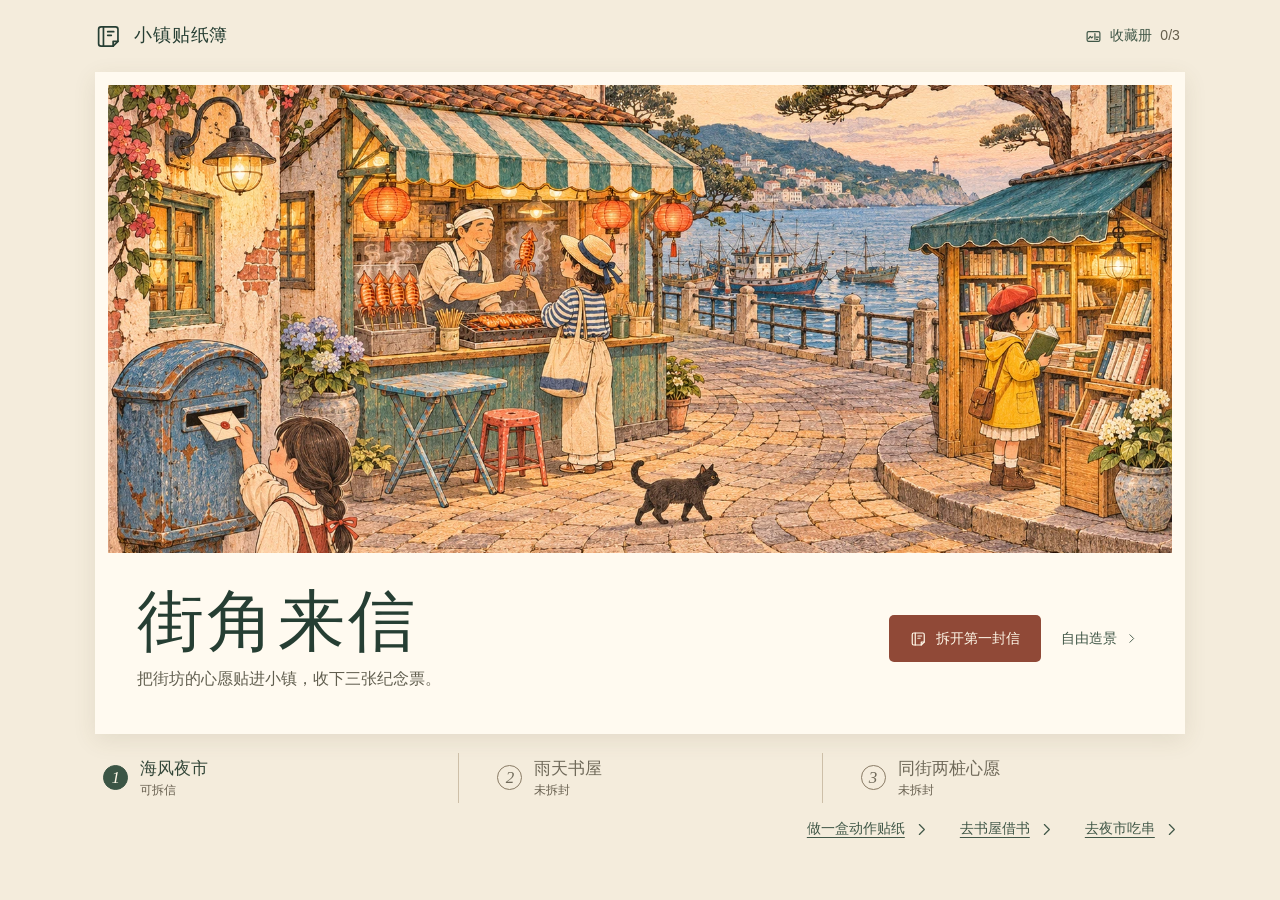
<file: play/index.html>
<!doctype html>
<html lang="zh-CN">
<head>
  <meta charset="utf-8">
  <meta name="viewport" content="width=device-width, initial-scale=1, viewport-fit=cover">
  <meta name="theme-color" content="#f8f5ec">
  <title>周末小镇 · 小镇贴纸簿</title>
  <link rel="icon" href="media/stickers/bakery.webp" type="image/webp">
  <link rel="stylesheet" href="ui/game.css">
  <link rel="stylesheet" href="ui/custom.css">
  <link rel="stylesheet" href="ui/story.css">
  <script defer src="ui/gift.js"></script>
  <script defer src="ui/parcel.js"></script>
  <script defer src="ui/custom.js"></script>
  <script defer src="ui/encounters.js"></script>
  <script defer src="ui/garden.js"></script>
  <script defer src="ui/night-rules.js"></script>
  <script defer src="ui/night-market.js"></script>
  <script defer src="ui/story.js"></script>
  <script defer src="ui/game.js"></script>
</head>
<body>
  <svg xmlns="http://www.w3.org/2000/svg" class="symbols" aria-hidden="true">
    <symbol id="i-lantern" viewBox="0 0 24 24"><path d="M9 4h6m-3 0V2M7 6h10l2 4v5l-3 3H8l-3-3v-5l2-4Zm2 0-1 6 1 6m6-12 1 6-1 6m-6 2h6m-3 0v3"/></symbol>
    <symbol id="i-book" viewBox="0 0 24 24"><path d="M5 4h12a2 2 0 0 1 2 2v10l-4 4H5a2 2 0 0 1-2-2V6a2 2 0 0 1 2-2Z"/><path d="M7 4v16m8 0v-4h4M10.5 8h5m-5 3h3"/></symbol>
    <symbol id="i-share" viewBox="0 0 24 24"><path d="M12 15V3m-4 4 4-4 4 4M5 12v6a2 2 0 0 0 2 2h10a2 2 0 0 0 2-2v-6"/></symbol>
    <symbol id="i-help" viewBox="0 0 24 24"><circle cx="12" cy="12" r="9"/><path d="M9.2 9a3 3 0 0 1 5.7 1c0 2-2.9 2.1-2.9 4m0 2.4h.02"/></symbol>
    <symbol id="i-undo" viewBox="0 0 24 24"><path d="m9 6-5 5 5 5m-5-5h10a5 5 0 0 1 5 5v2"/></symbol>
    <symbol id="i-reset" viewBox="0 0 24 24"><path d="M4 10a8 8 0 1 1 .8 6M4 5v5h5"/></symbol>
    <symbol id="i-minus" viewBox="0 0 24 24"><path d="M5 12h14"/></symbol>
    <symbol id="i-plus" viewBox="0 0 24 24"><path d="M5 12h14m-7-7v14"/></symbol>
    <symbol id="i-arrow" viewBox="0 0 24 24"><path d="m9 5 7 7-7 7"/></symbol>
    <symbol id="i-expand" viewBox="0 0 24 24"><path d="M13 5h6v6m0-6-9 9M6 8H4v12h12v-2"/></symbol>
    <symbol id="i-stack" viewBox="0 0 24 24"><path d="m3 10 9-5 9 5-9 5-9-5Zm1 4 8 4 8-4m-16 3 8 4 8-4"/></symbol>
    <symbol id="i-check" viewBox="0 0 24 24"><path d="m5 12 4.5 4.5L19 7"/></symbol>
    <symbol id="i-close" viewBox="0 0 24 24"><path d="m6 6 12 12M18 6 6 18"/></symbol>
    <symbol id="i-pin" viewBox="0 0 24 24"><path d="M12 21s7-6.6 7-12a7 7 0 0 0-14 0c0 5.4 7 12 7 12Z"/><circle cx="12" cy="9" r="2.1"/></symbol>
    <symbol id="i-volume" viewBox="0 0 24 24"><path d="m11 5-5 4H3v6h3l5 4Zm4 4a4 4 0 0 1 0 6m3-9a8 8 0 0 1 0 12"/></symbol>
    <symbol id="i-mute" viewBox="0 0 24 24"><path d="m11 5-5 4H3v6h3l5 4Zm5 4 5 6m0-6-5 6"/></symbol>
    <symbol id="i-gift" viewBox="0 0 24 24"><path d="M3 9h18v4H3zm2 4v8h14v-8M12 9v12"/><path d="M12 9c-5 0-7-1-7-3a2.5 2.5 0 0 1 4-2c1.3 1 2.3 2.9 3 5Zm0 0c5 0 7-1 7-3a2.5 2.5 0 0 0-4-2c-1.3 1-2.3 2.9-3 5Z"/></symbol>
    <symbol id="i-puzzle" viewBox="0 0 24 24"><path d="M4 4h5a2.5 2.5 0 1 0 5 0h6v6a2.5 2.5 0 1 1 0 5v5h-6a2.5 2.5 0 1 0-5 0H4v-5a2.5 2.5 0 1 0 0-5Z"/></symbol>
    <symbol id="i-trash" viewBox="0 0 24 24"><path d="M4 7h16M9 7V4h6v3M6 7l1 13h10l1-13M10 11v5m4-5v5"/></symbol>
    <symbol id="i-postcard" viewBox="0 0 24 24"><rect x="3" y="5" width="18" height="14" rx="2"/><path d="M14 8v8m2-3h3m-3 3h2M5 15l2.5-3 2 2 1.5-1.5"/></symbol>
    <symbol id="i-magic" viewBox="0 0 24 24"><path d="m4 20 11-11 2 2L6 22zm10-16 1-3 1 3 3 1-3 1-1 3-1-3-3-1zm5 10 1-2 1 2 2 1-2 1-1 2-1-2-2-1Z"/></symbol>
  </svg>
  <section id="story-home-screen" aria-label="街角来信" hidden></section>
  <header class="mast">
    <div class="mast-inner">
      <button type="button" class="brand" id="story-nav" aria-label="打开街角来信首页" title="街角来信首页"><span class="brand-mark"><svg aria-hidden="true"><use href="#i-book"/></svg></span><span>街角来信</span></button>
      <nav class="mode-switch" aria-label="游戏模式">
        <button id="market-enter" aria-pressed="false" disabled><svg aria-hidden="true"><use href="#i-lantern"/></svg>夜市</button>
        <button id="mode-edit" aria-pressed="false" disabled><svg aria-hidden="true"><use href="#i-stack"/></svg>造景</button>
        <button id="mode-puzzle" aria-pressed="false" disabled><svg aria-hidden="true"><use href="#i-puzzle"/></svg>拼图</button>
      </nav>
      <div class="mast-actions">
        <button id="workshop-enter" aria-haspopup="dialog"><svg aria-hidden="true"><use href="#i-magic"/></svg>主题工坊</button>
        <button id="help-button" class="plain" aria-label="玩法"><svg aria-hidden="true"><use href="#i-help"/></svg><span>玩法</span></button>
        <button id="share-button" class="share" aria-label="分享这盒"><svg aria-hidden="true"><use href="#i-share"/></svg><span>分享这盒</span></button>
      </div>
    </div>
  </header>
  <main class="desk">
    <div class="opening">
      <div class="scene-heading"><h1 id="level-title">周末小镇</h1><span id="box-number">第 1 盒 / 共 2 盒</span></div>
      <p id="instruction">从贴纸盘选一张，贴到场景中对应的位置。</p>
    </div>
    <section id="story-task" aria-label="当前居民委托" hidden></section>
    <section class="workspace" aria-label="贴纸游戏">
      <div class="play-column">
        <div class="board" id="board">
          <canvas id="canvas" tabindex="0" aria-label="拼图画布，选好贴纸后点击对应位置。键盘使用方向键移动，回车键放置。" aria-describedby="instruction">请使用支持 WebGL 2 的浏览器来玩。</canvas>
          <div id="keyboard-marker" hidden aria-hidden="true"></div>
          <button class="reference" id="reference-button" aria-label="查看成品参考图">
            <img id="reference-thumb" src="media/preview-1.webp" alt="">
            <span>成品参考<svg aria-hidden="true"><use href="#i-expand"/></svg></span>
          </button>
          <button id="cat-invite" class="cat-invite" disabled><img id="cat-art" src="media/thumbs/black-cat.webp" alt=""><span>带黑猫逛街</span><svg aria-hidden="true"><use href="#i-arrow"/></svg></button>
          <button id="journal-button" class="field-button" hidden><svg aria-hidden="true"><use href="#i-book"/></svg><span>街角手记</span><small id="journal-count"></small></button>
          <div id="scene-note" class="scene-note" role="status" aria-live="polite" hidden></div>
          <div id="load-layer" class="load-layer" role="status"><div class="load-card"><span class="load-dot"></span><span id="load-message">正在打开贴纸盒…</span><button id="retry" class="action" hidden>重新加载</button></div></div>
          <div id="toast" class="toast" role="status" hidden></div>
        </div>
        <div id="market-ledger" hidden>
          <div class="market-tally"><svg aria-hidden="true"><use href="#i-lantern"/></svg><span id="market-tally-label">本轮成交</span><strong id="market-sales">0</strong><span id="market-unit">单</span></div>
          <p id="market-status" role="status" aria-live="polite"></p>
          <button id="market-reopen" type="button">再逛一轮</button>
          <div id="market-discoveries" aria-label="这套贴纸的互动发现" hidden>
            <span>已发现 <b id="market-found">0 / 2</b></span>
            <span id="market-step-away"></span><span id="market-step-stay"></span><span id="market-step-furniture" hidden>使用家具</span>
          </div>
        </div>
        <div class="board-tools">
          <div class="edit-actions">
            <button class="tool" id="undo" disabled><svg aria-hidden="true"><use href="#i-undo"/></svg><span>撤销</span></button>
            <button class="tool" id="reset" disabled><svg aria-hidden="true"><use href="#i-reset"/></svg><span>重拼</span></button>
            <button class="tool" id="remove" hidden disabled><svg aria-hidden="true"><use href="#i-trash"/></svg><span>移除</span></button>
          </div>
          <div class="zoom" aria-label="音效与画布缩放"><button class="icon-button sound" id="sound" aria-label="关闭音效" title="关闭音效" disabled><svg aria-hidden="true"><use href="#i-volume"/></svg></button><button class="icon-button" id="zoom-out" aria-label="缩小" disabled><svg aria-hidden="true"><use href="#i-minus"/></svg></button><output id="zoom-value">100%</output><button class="icon-button" id="zoom-in" aria-label="放大" disabled><svg aria-hidden="true"><use href="#i-plus"/></svg></button></div>
        </div>
      </div>
      <aside class="tray" aria-label="贴纸盘">
        <div class="tray-heading"><div class="tray-title"><svg aria-hidden="true"><use href="#i-stack"/></svg><h2>贴纸盘</h2></div><span class="counter"><strong id="placed-count">0</strong><span class="count-total"> / <span id="total-count">—</span></span> <span id="count-label">已贴</span></span></div>
        <div class="track" id="progress" role="progressbar" aria-label="已贴进度" aria-valuemin="0" aria-valuenow="0"><i></i></div>
        <div class="tray-nav"><span id="tray-label">待贴的贴纸</span><div><button class="page-button prev" id="previous" aria-label="上一页贴纸" disabled><svg aria-hidden="true"><use href="#i-arrow"/></svg></button><span class="page-count" id="page-count">—</span><button class="page-button" id="following" aria-label="下一页贴纸" disabled><svg aria-hidden="true"><use href="#i-arrow"/></svg></button></div></div>
        <div id="stickers" class="stickers" aria-label="可以选择的贴纸"></div>
        <div class="finished" id="finished" hidden><div class="finish-seal"><svg aria-hidden="true"><use href="#i-check"/></svg></div><h3 id="finish-title">这一盒贴好了</h3><p id="finish-copy">把刚拼好的小镇收成一张明信片吧。</p><button id="finish-save" class="action"><svg aria-hidden="true"><use href="#i-postcard"/></svg>保存明信片</button><button id="next-level" class="plain">打开下一盒</button><button id="finish-replay" class="plain">再拼一次</button></div>
        <div class="studio-actions" id="studio-actions" hidden>
          <div class="paper-choice"><label for="base">草稿</label><select id="base" title="两张草稿各自保存"><option value="weekend-town-v1">周末小镇</option><option value="afternoon-v1">广场午后</option></select></div>
          <div class="studio-buttons"><button id="postcard" class="secondary" disabled><svg aria-hidden="true"><use href="#i-postcard"/></svg>存明信片</button><button id="wrap" class="action" disabled><svg aria-hidden="true"><use href="#i-gift"/></svg>封装成礼物</button></div>
        </div>
        <button id="custom-button" class="custom-button"><svg aria-hidden="true"><use href="#i-magic"/></svg><span>定制贴纸</span><svg aria-hidden="true"><use href="#i-arrow"/></svg></button>
        <div id="save-status" class="save-status" hidden><svg aria-hidden="true"><use href="#i-check"/></svg><span></span></div>
      </aside>
    </section>
  </main>
  <dialog id="dialog" aria-labelledby="dialog-title">
    <div class="dialog-top"><h2 id="dialog-title"></h2><button class="icon-button" id="close-dialog" aria-label="关闭"><svg aria-hidden="true"><use href="#i-close"/></svg></button></div>
    <div id="dialog-body"></div>
    <div id="dialog-actions"></div>
  </dialog>
  <noscript>请在浏览器中启用 JavaScript 来打开贴纸盒。</noscript>
</body>
</html>
</file>
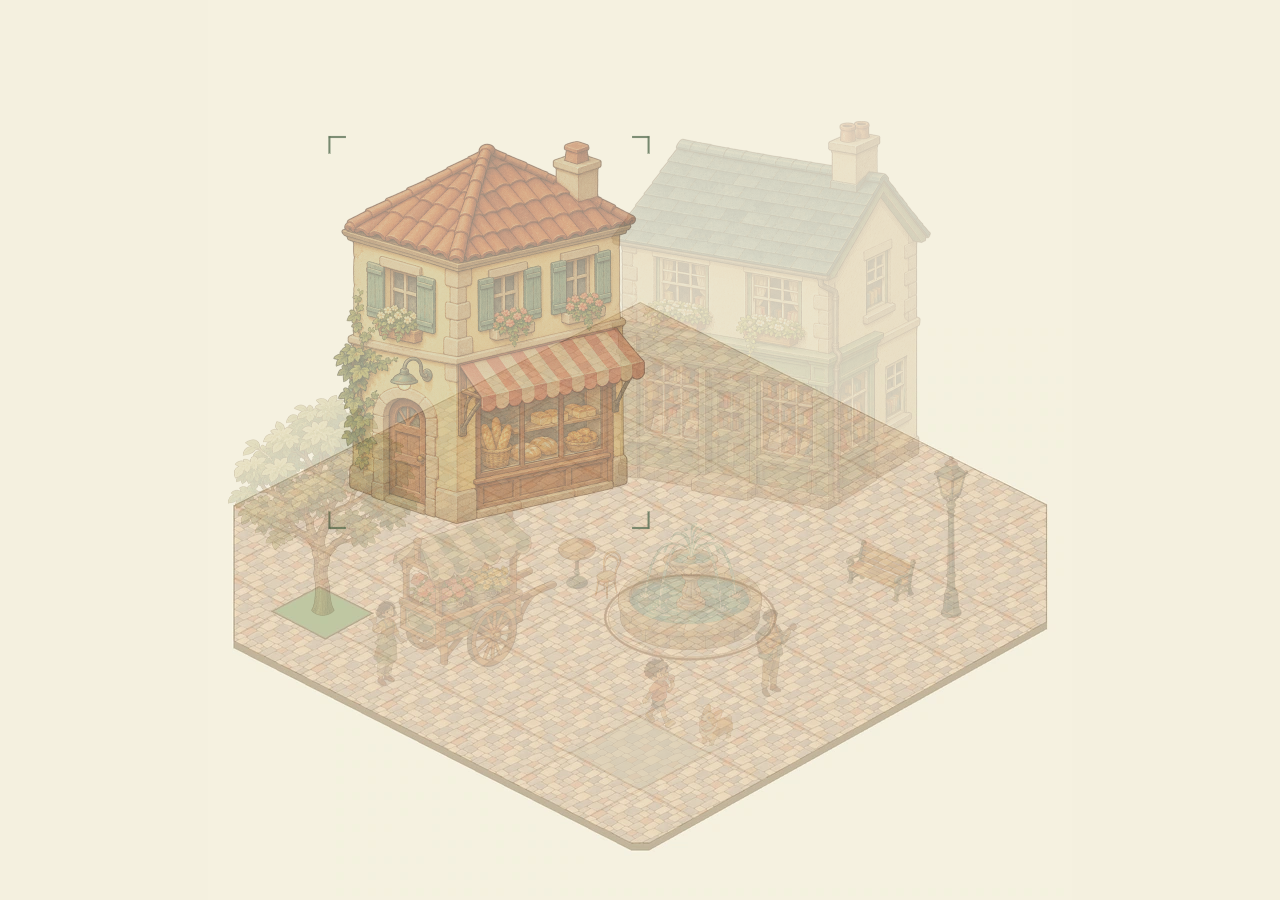
<file: play/town.html>
<!DOCTYPE html>
<html lang="en">
	<head>
		<meta charset="utf-8">
		<meta name="viewport" content="width=device-width, user-scalable=no, initial-scale=1.0">
		<title>小镇贴纸簿</title>
		<style>
html, body, #canvas {
	margin: 0;
	padding: 0;
	border: 0;
}

body {
	color: white;
	background-color: black;
	overflow: hidden;
	touch-action: none;
}

#canvas {
	display: block;
}

#canvas:focus {
	outline: none;
}

#status, #status-splash, #status-progress {
	position: absolute;
	left: 0;
	right: 0;
}

#status, #status-splash {
	top: 0;
	bottom: 0;
}

#status {
	background-color: #242424;
	display: flex;
	flex-direction: column;
	justify-content: center;
	align-items: center;
	visibility: hidden;
}

#status-splash {
	max-height: 100%;
	max-width: 100%;
	margin: auto;
}

#status-splash.show-image--false {
	display: none;
}

#status-splash.fullsize--true {
	height: 100%;
	width: 100%;
	object-fit: contain;
}

#status-splash.use-filter--false {
	image-rendering: pixelated;
}

#status-progress, #status-notice {
	display: none;
}

#status-progress {
	bottom: 10%;
	width: 50%;
	margin: 0 auto;
}

#status-notice {
	background-color: #5b3943;
	border-radius: 0.5rem;
	border: 1px solid #9b3943;
	color: #e0e0e0;
	font-family: 'Noto Sans', 'Droid Sans', Arial, sans-serif;
	line-height: 1.3;
	margin: 0 2rem;
	overflow: hidden;
	padding: 1rem;
	text-align: center;
	z-index: 1;
}
		</style>
		<link id="-gd-engine-icon" rel="icon" type="image/png" href="town.icon.png" />
<link rel="apple-touch-icon" href="town.apple-touch-icon.png"/>

	</head>
	<body>
		<canvas id="canvas">
			Your browser does not support the canvas tag.
		</canvas>

		<noscript>
			Your browser does not support JavaScript.
		</noscript>

		<div id="status">
			<img id="status-splash" class="show-image--true fullsize--true use-filter--true" src="town.png" alt="">
			<progress id="status-progress"></progress>
			<div id="status-notice"></div>
		</div>

		<script src="town.js"></script>
		<script>
const GODOT_CONFIG = {"args":[],"canvasResizePolicy":2,"emscriptenPoolSize":8,"ensureCrossOriginIsolationHeaders":true,"executable":"town","experimentalVK":false,"fileSizes":{"town.pck":5461944,"town.wasm":39514754},"focusCanvas":true,"gdextensionLibs":[],"godotPoolSize":4};
const GODOT_THREADS_ENABLED = false;
const engine = new Engine(GODOT_CONFIG);

(function () {
	const statusOverlay = document.getElementById('status');
	const statusProgress = document.getElementById('status-progress');
	const statusNotice = document.getElementById('status-notice');

	let initializing = true;
	let statusMode = '';

	function setStatusMode(mode) {
		if (statusMode === mode || !initializing) {
			return;
		}
		if (mode === 'hidden') {
			statusOverlay.remove();
			initializing = false;
			return;
		}
		statusOverlay.style.visibility = 'visible';
		statusProgress.style.display = mode === 'progress' ? 'block' : 'none';
		statusNotice.style.display = mode === 'notice' ? 'block' : 'none';
		statusMode = mode;
	}

	function setStatusNotice(text) {
		while (statusNotice.lastChild) {
			statusNotice.removeChild(statusNotice.lastChild);
		}
		const lines = text.split('\n');
		lines.forEach((line) => {
			statusNotice.appendChild(document.createTextNode(line));
			statusNotice.appendChild(document.createElement('br'));
		});
	}

	function displayFailureNotice(err) {
		console.error(err);
		if (err instanceof Error) {
			setStatusNotice(err.message);
		} else if (typeof err === 'string') {
			setStatusNotice(err);
		} else {
			setStatusNotice('An unknown error occurred.');
		}
		setStatusMode('notice');
		initializing = false;
	}

	const missing = Engine.getMissingFeatures({
		threads: GODOT_THREADS_ENABLED,
	});

	if (missing.length !== 0) {
		if (GODOT_CONFIG['serviceWorker'] && GODOT_CONFIG['ensureCrossOriginIsolationHeaders'] && 'serviceWorker' in navigator) {
			let serviceWorkerRegistrationPromise;
			try {
				serviceWorkerRegistrationPromise = navigator.serviceWorker.getRegistration();
			} catch (err) {
				serviceWorkerRegistrationPromise = Promise.reject(new Error('Service worker registration failed.'));
			}
			// There's a chance that installing the service worker would fix the issue
			Promise.race([
				serviceWorkerRegistrationPromise.then((registration) => {
					if (registration != null) {
						return Promise.reject(new Error('Service worker already exists.'));
					}
					return registration;
				}).then(() => engine.installServiceWorker()),
				// For some reason, `getRegistration()` can stall
				new Promise((resolve) => {
					setTimeout(() => resolve(), 2000);
				}),
			]).then(() => {
				// Reload if there was no error.
				window.location.reload();
			}).catch((err) => {
				console.error('Error while registering service worker:', err);
			});
		} else {
			// Display the message as usual
			const missingMsg = 'Error\nThe following features required to run Godot projects on the Web are missing:\n';
			displayFailureNotice(missingMsg + missing.join('\n'));
		}
	} else {
		setStatusMode('progress');
		engine.startGame({
			'onProgress': function (current, total) {
				if (current > 0 && total > 0) {
					statusProgress.value = current;
					statusProgress.max = total;
				} else {
					statusProgress.removeAttribute('value');
					statusProgress.removeAttribute('max');
				}
			},
		}).then(() => {
			setStatusMode('hidden');
		}, displayFailureNotice);
	}
}());
		</script>
	</body>
</html>
</file>
<file: play/ui/game.css>
:root{color-scheme:light;--ink:#283a30;--green:#305540;--muted:#64685a;--line:#d6d4c5;--paper:#f8f6ef;--board:#f7f0e3;--orange:#a85031;--serif:"Noto Serif SC","Songti SC","STSong","SimSun",Georgia,serif;font-family:"Source Sans 3","PingFang SC","Microsoft YaHei","Noto Sans CJK SC",sans-serif;color:var(--ink);background:var(--paper);font-synthesis:none}
*,*::before,*::after{box-sizing:border-box}
body{margin:0;min-width:280px}
::selection{background:#e2e7d3;color:#1f3829}
[hidden]{display:none!important}
button{font:inherit;color:inherit;cursor:pointer;-webkit-tap-highlight-color:transparent}
button:disabled{cursor:default;opacity:.42}
button:focus-visible,canvas:focus-visible,input:focus-visible{outline:3px solid #9b5a30;outline-offset:3px}
button:not(:disabled):active{transform:translateY(1px)}
button,dialog{touch-action:manipulation}
svg{width:20px;height:20px;fill:none;stroke:currentColor;stroke-width:1.7;stroke-linecap:round;stroke-linejoin:round;flex:none}
.symbols{position:absolute;width:0;height:0;overflow:hidden}
.mast{border-bottom:1px solid var(--line)}
#story-nav{border:0;background:transparent;padding:0}
.mast-inner,.desk{width:min(100%,1460px);margin:0 auto;padding-inline:clamp(24px,4.2vw,72px)}
.mast-inner{height:69px;display:flex;align-items:center;justify-content:space-between}
.brand,.mast-actions,.plain,.share,.scene-heading,.tray-heading,.tray-title,.tool,.zoom,.edit-actions,.board-tools,.save-status,.tray-nav,.tray-nav>div,.reference span,.action{display:flex;align-items:center}
.brand{gap:11px;color:#254735;font-size:19px;font-family:var(--serif);font-weight:700;letter-spacing:.075em}
.brand-mark{display:grid;place-items:center;background:#305540;color:#fffaf0;width:35px;height:35px;border-radius:11px 11px 11px 4px}
.brand-mark svg{width:24px;height:24px;stroke-width:1.45}
.mast-actions{gap:17px}
.plain,.share,.tool,.icon-button,.page-button{border:0;background:transparent;justify-content:center}
.plain,.share,.tool{gap:7px;padding:8px 10px;font-size:13px;font-weight:600}
.mast-actions button{min-height:40px}
.plain:hover,.tool:hover:not(:disabled),.icon-button:hover:not(:disabled),.page-button:hover:not(:disabled){color:#1c432e;background:#e9ecdf}
.share,.action{background:var(--green);color:#fffdf4;border:0;border-radius:8px;padding-inline:15px}
.share:hover,.action:hover{background:#254631}
.share svg,.plain svg,.tool svg{width:17px;height:17px}
.desk{padding-bottom:32px}
.opening{display:flex;align-items:flex-end;justify-content:space-between;gap:20px;padding:clamp(18px,3vh,33px) 0 18px}
.scene-heading{gap:14px;min-width:0}
h1,h2,h3,p{margin:0}
h1,h2,h3{font-family:var(--serif);font-weight:700}
h1{font-size:clamp(32px,3.5vw,48px);line-height:1.18;letter-spacing:-.03em;color:#293c2d}
.scene-heading span,.counter,.page-count,#zoom-value{font-variant-numeric:tabular-nums}
.scene-heading span{font-size:12px;color:var(--muted);padding-left:14px;border-left:1px solid #c6c9b9;white-space:nowrap}
.opening p{font-size:13px;color:#5b6458;line-height:1.6;padding-bottom:4px}
.workspace{display:grid;grid-template-columns:minmax(0,1fr) clamp(260px,24vw,350px);gap:clamp(17px,2vw,32px);align-items:stretch}
.play-column,.tray{min-width:0}
.play-column{display:flex;flex-direction:column;border:1px solid #cecbbb;border-radius:13px;overflow:hidden;background:#f1efe5}
.board{height:clamp(400px,calc(100dvh - 238px),770px);width:100%;position:relative;isolation:isolate;background:var(--board);overflow:hidden}
#canvas{position:absolute;inset:0;display:block;width:100%;height:100%;touch-action:none;outline:0}
#canvas:focus-visible{outline-offset:-4px}
.reference{position:absolute;left:17px;top:18px;display:grid;gap:4px;justify-items:center;width:90px;padding:4px 4px 5px;border:1px solid #c9c5b3;border-radius:4px;background:#fffdf4;transform:rotate(-3deg);box-shadow:1px 3px 6px #68553f26}
.reference:hover{transform:rotate(0);border-color:#6c806c}
.reference:not(:disabled):active{transform:rotate(0)}
.reference img{width:100%;height:62px;object-fit:contain;display:block;background:#f0efdf}
.reference span{gap:3px;font-size:11px;line-height:1.4;color:#4f5c4e}
.reference svg{width:10px;height:10px}
.board-tools{background:#f5f3e9;border-top:1px solid #d7d3c3;justify-content:space-between;padding:5px 12px;min-height:48px}
.edit-actions{gap:4px}
.tool{min-height:36px;padding:6px 10px;border-radius:6px;color:#4b5a4b}
.zoom{gap:5px}
.zoom .sound{margin-right:5px}
.icon-button,.page-button{display:grid;place-items:center;padding:0;border-radius:6px}
.icon-button{width:34px;height:34px}
.icon-button svg{width:17px;height:17px}
#zoom-value{font-size:12px;text-align:center;min-width:38px}
.tray{display:flex;flex-direction:column;align-self:stretch;padding:clamp(15px,1.8vw,25px);border:1px solid var(--line);border-radius:13px;background:#fffdf6}
.tray-heading,.tray-nav{justify-content:space-between;gap:5px}
.tray-title{gap:8px;color:var(--green)}
.tray-title h2{font-size:23px;letter-spacing:-.03em;line-height:1.3}
.tray-title svg{width:21px;height:21px}
.counter{font-size:12px;color:var(--muted);white-space:nowrap}
.counter strong{font-size:16px;font-weight:650;color:var(--green)}
.track{height:5px;background:#e8e8d9;border-radius:5px;overflow:hidden;margin-top:14px}
.track i{display:block;background:#77916c;width:0;height:100%;transition:width .25s ease-out}
.tray-nav{margin:19px 0 10px;font-size:12px;color:var(--muted)}
.tray-nav>div{gap:5px}
.page-button{width:27px;height:27px;border:1px solid var(--line)}
.page-button svg{width:14px;height:14px}
.prev svg{transform:rotate(180deg)}
.page-count{min-width:35px;text-align:center;font-size:11px}
.stickers{display:grid;grid-template-columns:repeat(2,minmax(0,1fr));align-content:start;gap:10px}
.sticker{min-width:0;display:flex;flex-direction:column;align-items:center;justify-content:center;gap:6px;position:relative;border-radius:9px;border:1px solid #dcd9c9;background:#f7f5ea;padding:7px 5px 8px;touch-action:none;user-select:none;cursor:grab}
.sticker img{display:block;width:100%;height:clamp(56px,9vh,90px);object-fit:contain;pointer-events:none;-webkit-user-drag:none;filter:drop-shadow(0 2px 1px #5d4a2821)}
.sticker span{font-size:12px;color:#4d594c;font-weight:550;line-height:1.4}
.sticker:hover,.sticker[aria-pressed="true"]{border-color:#698467;background:#eef1df}
.sticker[aria-pressed="true"]{outline:1px solid #698467;outline-offset:-1px}
.sticker[aria-pressed="true"] span{color:#284c32}
.sticker[aria-pressed="true"]::after{content:"";position:absolute;right:7px;top:7px;width:7px;height:7px;border-radius:50%;background:#547347}
.save-status{gap:5px;font-size:11px;color:#63705e;margin-top:auto;padding-top:16px;line-height:1.5}
.save-status svg{width:14px;height:14px}
.finished{padding:26px 4px 12px;display:flex;align-items:flex-start;flex-direction:column;gap:10px}
.finished>svg{width:32px;height:32px;color:var(--green);background:#e7ebd8;padding:6px;border-radius:50%}
.finished h3{font-size:23px}
.finished p,#dialog-body p{font-size:14px;color:var(--muted);line-height:1.7}
.action{justify-content:center;min-height:41px;font-size:14px;font-weight:600}
.finished .plain{color:var(--green);padding-inline:0}
.load-layer{position:absolute;inset:0;display:grid;place-items:center;z-index:3;background-color:var(--board);background-image:linear-gradient(#f7f0e3a8,#f7f0e3d9),var(--preview,url("../media/preview-1.webp"));background-position:center;background-repeat:no-repeat;background-size:contain}
.load-card{background:#fffdf5;border:1px solid var(--line);border-radius:10px;padding:14px 18px;display:flex;align-items:center;justify-content:center;gap:8px;max-width:calc(100% - 40px);font-size:14px;color:#435540;flex-wrap:wrap;text-align:center}
.load-dot{width:9px;height:9px;border-radius:50%;background:#819572;animation:breathe 1.4s ease-in-out infinite alternate}
.load-layer.failed .load-dot{display:none}
.load-layer.failed .load-card{flex-direction:column}
.toast{position:absolute;z-index:5;left:50%;bottom:15px;transform:translateX(-50%);background:#2c4839;color:#fffdf2;max-width:85%;text-align:center;width:max-content;padding:8px 13px;border-radius:6px;font-size:13px;line-height:1.5;pointer-events:none}
.drag-ghost{position:fixed;z-index:12;width:76px;height:76px;object-fit:contain;pointer-events:none;transform:translate(-50%,-78%);opacity:.88;filter:drop-shadow(1px 5px 3px #4f412e50)}
#keyboard-marker{position:absolute;width:22px;height:22px;border:2px solid #fffdf7;outline:2px solid var(--green);transform:translate(-50%,-50%);border-radius:50%;pointer-events:none}
dialog{width:min(440px,calc(100vw - 34px));max-height:calc(100dvh - 40px);margin:auto;border:1px solid #c8c5b5;background:#fffdf5;color:var(--ink);border-radius:14px;padding:22px;box-shadow:0 15px 55px #272e2630}
dialog::backdrop{background:#27332b70}
.dialog-top{display:flex;align-items:center;justify-content:space-between;gap:14px;margin-bottom:12px}
.dialog-top h2{font-size:24px}
#dialog-body ol{margin:4px 0 12px;padding-left:24px;font-size:14px;line-height:1.8}
#dialog-body input{width:100%;margin:10px 0 1px;border:1px solid #c7cbbb;background:#f4f5e9;color:var(--ink);padding:10px;border-radius:6px;font:inherit;font-size:13px;caret-color:var(--green)}
#dialog-actions{display:flex;justify-content:flex-end;gap:8px;margin-top:16px}
#dialog-actions:empty{display:none}
dialog.reference-dialog{width:min(580px,calc(100vw - 28px));padding:15px}
.reference-dialog .dialog-top{margin:0 3px 8px}
.reference-dialog #dialog-body img{width:100%;max-height:calc(100dvh - 135px);display:block;object-fit:contain;background:#f1efdf;border-radius:7px}
@keyframes breathe{to{opacity:.35}}
@media(min-width:1500px){.mast-inner{height:76px}.board{height:clamp(480px,calc(100dvh - 256px),800px)}}
@media(max-height:735px) and (min-width:791px){.mast-inner{height:56px}.opening{padding:14px 0}.board{height:clamp(340px,calc(100dvh - 198px),530px)}.sticker img{height:54px}.tray-nav{margin:10px 0 7px}.tray{padding:15px}.save-status{padding-top:9px}}
@media(max-width:790px){
  .mast-inner,.desk{padding-inline:clamp(12px,4vw,26px)}.mast-inner{height:54px}.brand{font-size:17px;gap:8px}.brand-mark{width:30px;height:30px;border-radius:8px 8px 8px 3px}.brand-mark svg{width:21px;height:21px}.mast-actions{gap:4px}.mast-actions .share{min-height:35px;padding:7px 10px}.opening{align-items:flex-start;flex-direction:column;gap:4px;padding:14px 0 10px}.opening p{font-size:12px;padding:0}.scene-heading{gap:10px}h1{font-size:30px}.scene-heading span{font-size:11px;padding-left:10px}.workspace{display:flex;flex-direction:column;gap:11px}.play-column,.tray{border-radius:10px}.board{height:clamp(255px,51dvh,530px)}.board-tools{padding:1px 6px;min-height:36px}.tool{min-height:32px}.zoom{gap:1px}.icon-button{width:31px;height:31px}.reference{left:8px;top:9px;width:57px;padding:2px;gap:0}.reference img{height:32px}.reference span{font-size:11px}.reference span svg{display:none}.tray{padding:12px 13px}.tray-heading{gap:6px}.tray-title h2{font-size:20px}.tray-title svg{width:17px;height:17px}.track{margin-top:7px;height:4px}.tray-nav{margin:5px 0;min-height:25px}.page-button{width:29px;height:26px}.stickers{grid-template-columns:repeat(4,minmax(0,1fr));gap:6px}.sticker{padding:3px 2px 4px;gap:2px}.sticker img{height:clamp(37px,6vh,56px)}.sticker span{font-size:11px}.save-status{padding-top:7px;font-size:11px}.desk{padding-bottom:max(15px,env(safe-area-inset-bottom))}.finished{padding:8px 0 0;display:grid;grid-template-columns:auto 1fr auto;align-items:center}.finished h3{font-size:17px}.finished p{grid-column:1/-1;grid-row:2}.finished>.plain{grid-column:3;grid-row:2}.finished .action{font-size:12px;min-height:36px}.toast{bottom:8px;font-size:12px}
}
@media(max-width:355px){.mast-actions .plain span{display:none}.brand{font-size:15px}.scene-heading span{font-size:11px}.opening p{font-size:11px}.finished{display:flex;align-items:flex-start}.mast-inner,.desk{padding-inline:9px}}



@media(prefers-reduced-motion:reduce){*,*::before,*::after{animation:none!important;transition:none!important}}

.mast-inner{justify-content:flex-start;gap:clamp(20px,4.4vw,70px)}
.play-column{align-self:start;width:100%}
.scene-heading{max-width:100%}.scene-heading h1{min-width:0;overflow-wrap:anywhere}
.mast-actions{margin-left:auto}
.mode-switch{display:flex;align-items:center;padding:3px;background:#eceee3;border-radius:9px;gap:2px}
.mode-switch button{display:flex;align-items:center;justify-content:center;gap:6px;min-height:33px;border:0;padding:5px 13px;background:transparent;color:#566653;font-size:13px;border-radius:6px}
.brand,.mode-switch button{white-space:nowrap}
.mode-switch button[aria-pressed="true"]{color:#234731;background:#fffdf4;font-weight:650;box-shadow:0 1px 3px #515a3c26}
.mode-switch svg,.custom-button svg,.studio-buttons svg,.finished .action svg{width:16px;height:16px}
.cat-invite{position:absolute;right:15px;top:18px;display:flex;align-items:center;gap:7px;padding:4px 9px 4px 5px;border:1px solid #c7c6ae;background:#fbf8e9;color:#3f523c;border-radius:8px;font-size:12px;font-weight:600}
.cat-invite:hover{background:#f5efd8}
.cat-invite img{width:34px;height:39px;object-fit:contain}.cat-invite svg{width:11px;height:11px}
.edit-count .count-total{display:none}
.custom-button{display:flex;align-items:center;gap:8px;width:100%;min-height:39px;padding:6px 2px;border:0;border-top:1px solid var(--line);margin-top:15px;background:transparent;color:#456244;font-weight:600;font-size:13px;text-align:left}
.custom-button svg:last-child{margin-left:auto;width:13px;height:13px}
.studio-actions{margin-top:15px}
.paper-choice{display:flex;align-items:center;gap:8px;color:var(--muted);font-size:12px}
.paper-choice select{min-width:0;max-width:100%;color:var(--ink);border:1px solid var(--line);border-radius:5px;background:#f8f7ee;padding:4px 6px;font:inherit}
.paper-choice select:focus-visible{outline:2px solid var(--green)}
.studio-buttons{display:grid;grid-template-columns:1fr 1.12fr;gap:7px;margin-top:10px}
.studio-buttons button,.finished .action{display:flex;align-items:center;justify-content:center;gap:5px;min-height:39px;font-size:13px;white-space:nowrap}
.secondary{border:1px solid #bac4b3;border-radius:8px;color:#36543d;background:#f5f6eb}
.secondary:hover:not(:disabled){background:#e8eddd}
.finished{align-items:flex-start;gap:9px}
.finish-seal{display:grid;place-items:center;border:1px solid #839479;outline:1px dashed #939d80;outline-offset:-4px;background:#ebeedf;color:#56714e;width:42px;height:42px;border-radius:50%;transform:rotate(-7deg)}
.finish-seal svg{width:22px;height:22px}
.finished .plain{min-height:32px}
#dialog-body .field-label{display:block;font-size:13px;font-weight:600}
.field-label+input{margin-top:5px!important}
.field-label+input+p{margin-top:8px}
.delivery-dialog #dialog-body>.action{width:100%;margin:12px 0 20px}
.delivery-dialog a.plain{text-decoration:none;color:var(--green);border:1px solid var(--line);border-radius:6px}
.gift-seal,.delivery-note{display:flex;align-items:center;justify-content:space-between;gap:12px;background:#eef0e2;color:#40563c;padding:14px 16px;margin:0 0 12px;border:1px dashed #abb598;border-radius:8px}
.gift-seal strong,.delivery-note strong{font:700 19px var(--serif);overflow-wrap:anywhere}
.gift-seal span,.delivery-note span{font-size:12px;white-space:nowrap}
.delivery-dialog #dialog-body input{font-family:ui-monospace,monospace}
@media(max-width:790px){
  .mast-inner{gap:clamp(6px,2vw,16px)}.mast-actions{gap:1px}.mode-switch{padding:2px}.mode-switch button{gap:4px;min-height:31px;font-size:12px;padding:4px 8px}.mode-switch svg{width:14px;height:14px}
  .mast-actions .plain span,.mast-actions .share span{display:none}.mast-actions .plain,.mast-actions .share{min-width:32px;min-height:32px;padding:5px}
  .cat-invite{right:7px;top:8px;font-size:11px;gap:3px;padding:2px 4px;border-radius:6px}.cat-invite img{width:22px;height:29px}.cat-invite svg{display:none}
  .board{height:clamp(241px,47dvh,505px)}.tray{padding-block:9px}
  .studio-actions{display:flex;align-items:center;justify-content:space-between;gap:6px;margin-top:8px}
  .studio-buttons{display:flex;margin:0;gap:4px}.studio-buttons button{min-height:33px;padding:4px 7px;font-size:12px}
  .paper-choice{gap:3px}.paper-choice select{padding:4px 1px;font-size:11px}
  .custom-button{margin-top:7px;min-height:31px}.save-status{padding-top:4px}
  .finished{display:flex;flex-direction:row;align-items:center;gap:6px;flex-wrap:wrap}.finish-seal{width:29px;height:29px}.finish-seal svg{width:15px;height:15px}.finished h3{font-size:18px}.finished .action{margin-left:auto;min-height:33px;font-size:12px}.finished p{display:none}.finished .plain{padding:3px 4px;font-size:12px}
}
@media(max-width:420px){
  .mode-switch svg{display:none}.mast-inner{gap:6px}.brand{font-size:16px;gap:6px}
}
@media(max-width:355px){
  .mast-inner{gap:5px}.mode-switch button{padding:3px 7px}.mode-switch svg{display:none}.brand{gap:5px}.mast-actions .plain,.mast-actions .share{min-width:28px}.studio-actions{flex-wrap:wrap}
}

.field-button{position:absolute;left:14px;top:14px;z-index:2;display:flex;align-items:center;gap:7px;min-height:39px;padding:6px 11px;color:#4c4837;border:1px solid #bbad88;border-radius:5px 10px 8px 4px;background:#fffae9;font-size:13px;font-weight:650}
.field-button:hover{background:#f5ebce}.field-button svg{width:18px;height:18px;color:#936447}
.field-button small{font:inherit;font-size:11px;font-weight:400;color:#77674b}.field-button small:empty{display:none}
.scene-note{position:absolute;bottom:12px;left:50%;transform:translateX(-50%);z-index:2;display:flex;align-items:baseline;gap:9px;max-width:90%;width:max-content;padding:8px 13px;border:1px solid #c3ac80;border-radius:5px;background:#fff9e9;color:#493b2c;pointer-events:none}
.scene-note strong{font:700 17px var(--serif)}.scene-note span{font-size:12px;color:#766445}
.journal-dialog{width:min(470px,calc(100vw - 28px))}
.journal-pages{border-top:1px solid #d6cbb3}
.journal-empty,.journal-entry{display:grid;grid-template-columns:76px 1fr;align-items:center;gap:15px;padding:15px 0;border-bottom:1px solid #e4dcc8}
.journal-pages img{display:block;width:76px;height:75px;object-fit:contain}
.journal-pages h3{font-size:19px;color:#3a4938}
.journal-entry p,.journal-empty p{margin:4px 0}
.journal-replay{background:transparent;color:#335841;border:0;border-bottom:1px solid #97aa91;font-size:13px;padding:4px 0 1px}
.journal-hint{padding:9px 12px;background:#f1ecd8;border-radius:4px}
#market-ledger{display:flex;align-items:center;gap:13px;min-height:49px;padding:8px 13px;color:#f8e8be;background:#344344}
.market-tally{display:flex;align-items:center;gap:5px;white-space:nowrap;font-size:12px}
.market-tally svg{color:#f2b569;width:18px}.market-tally strong{font-size:21px;font-family:var(--serif);font-variant-numeric:tabular-nums}
#market-status{flex:1;font-size:13px;line-height:1.5;color:#fff2d9}
#market-reopen{flex:none;padding:6px 9px;border:1px solid #c3aa7b;border-radius:5px;background:#ffefc9;color:#443c30;font-size:12px}
#market-reopen:disabled{color:#d9d4c4;background:transparent;border-color:#89918a;opacity:.8}
#market-ledger{flex-wrap:wrap}
#market-discoveries{display:flex;flex-basis:100%;align-items:center;gap:7px;border-top:1px solid #69746c;padding-top:6px;color:#f3e7d1;font-size:11px}
#market-discoveries>b,#market-found{font-variant-numeric:tabular-nums}
#market-discoveries span+span{border:1px dashed #a7afa4;border-radius:3px;padding:1px 7px}
#market-discoveries span.found{border:1px solid #f1d394;color:#253c32;background:#f1d394}
@media(max-width:790px){#market-discoveries{grid-column:1/-1}}
.night-market{background:#f1ede4}
.night-market .board{background:#303c48}
.night-market .scene-heading h1{color:#493a35}
.night-market #market-enter[aria-pressed=true]{background:#663b31;color:#fff4d6}
.night-market #market-enter svg{color:#f6c27e}
.night-market .studio-actions{margin-top:9px}.night-market .studio-buttons{width:100%}
@media(max-width:790px){#market-ledger{display:grid;grid-template-columns:auto 1fr auto;gap:2px 8px;padding:6px 9px;min-height:42px}.market-tally{font-size:11px;gap:3px}.market-tally svg{display:none}.market-tally strong{font-size:17px}#market-status{font-size:11px}#market-reopen{min-height:30px;padding:4px 7px}.night-market .studio-buttons button{flex:1}.night-market .opening h1{font-size:28px}}
@media(max-width:410px){.mode-switch button{padding-inline:6px}.mast-inner{gap:3px}.brand{letter-spacing:0}}
@media(max-width:440px){.night-market .edit-actions{gap:1px}.night-market .edit-actions .tool{padding-inline:5px;white-space:nowrap;font-size:12px;min-height:34px}.night-market .edit-actions .tool svg{display:none}.night-market .board-tools{gap:3px}}
@media(max-width:790px){.field-button{top:8px;left:8px;min-height:33px;padding:4px 8px;font-size:12px}.scene-note{bottom:7px;gap:6px;padding:6px 9px}.scene-note strong{font-size:15px}.scene-note span{font-size:11px}}
</file>
<file: play/ui/custom.css>
#sticker-studio{width:min(690px,calc(100vw - 24px));max-height:calc(100dvh - 30px);padding:clamp(17px,3vw,28px);overscroll-behavior:contain;scrollbar-width:thin;scrollbar-color:#a6aa98 #f5f2e7}
#sticker-studio .dialog-top{margin-bottom:13px}
#sticker-studio .atelier-title{display:flex;gap:11px;align-items:center}
.atelier-title>svg{width:26px;height:26px;color:#59755c}
#sticker-studio .dialog-top h2{font-family:var(--serif);font-size:clamp(25px,4vw,32px);line-height:1.15}
#sticker-studio .atelier-tabs{display:flex;padding:3px;gap:3px;background:#efeddf;border-radius:9px;margin-bottom:15px}
.atelier-tabs button{flex:1;min-height:36px;padding:3px 5px;border:none;background:transparent;border-radius:7px;color:var(--muted);font:inherit;font-size:14px}
.atelier-tabs button[aria-pressed=true]{background:#fffdf4;color:var(--green);box-shadow:0 1px 3px #353e2e26;font-weight:650}
.atelier-paper{display:grid;place-items:center;min-height:148px;margin-bottom:14px;padding:13px;border-radius:9px;border:1px solid #ded9c7;background-color:#efedde;background-image:radial-gradient(#bfc1a9 0.8px,transparent 1px);background-size:12px 12px}
#street-preview{position:static;inset:auto;width:90%;max-width:330px;height:auto;transform:rotate(-2deg);filter:drop-shadow(0 3px 2px #6b583520)}
#sticker-studio label,#sticker-studio legend{display:block;color:var(--ink);font-size:14px;font-weight:600}
#sticker-studio input,#sticker-studio textarea{width:100%;margin:6px 0 0;padding:9px 11px;border:1px solid #bbbfae;border-radius:6px;background:#fffef9;color:var(--ink);font:inherit;font-size:16px}
#sticker-studio textarea{resize:vertical}
#street-colors{display:flex;gap:7px;margin:12px 0 16px;padding:0;border:none}
#street-colors legend{padding:0;margin-bottom:5px}
#street-colors button{display:flex;align-items:center;gap:6px;padding:7px 9px;background:#fffdf5;border:1px solid var(--line);border-radius:20px;color:var(--ink);font-size:13px}
#street-colors button::before{content:"";width:11px;height:11px;background:var(--swatch);border-radius:50%}
#street-colors button[aria-pressed=true]{border-color:#426648;box-shadow:inset 0 0 0 1px #426648}
.atelier-main{width:100%;margin-top:4px}
#sticker-studio p{font-size:13px;line-height:1.65;color:var(--muted);margin:9px 0}
#sticker-studio #studio-status{color:#785037;margin:8px 0 0}
#studio-status:empty{display:none}
.atelier-kind{display:flex;align-items:center;justify-content:space-between;margin:0 0 12px}
.atelier-kind select{font:inherit;font-size:14px;border:1px solid var(--line);border-radius:6px;background:#fffef9;color:var(--ink);padding:5px 8px}
.atelier-samples{border-top:1px solid var(--line);margin-top:18px;padding-top:12px}
.atelier-samples h3{font-family:var(--serif);font-size:16px;margin:0 0 7px}
#sample-pieces{display:grid;grid-template-columns:repeat(3,1fr);gap:8px}
#sample-pieces button{background:#f4eedf;border:1px solid #ded4b9;border-radius:7px;color:var(--ink);padding:6px;font-size:13px}
#sample-pieces img{display:block;width:100%;height:46px;object-fit:contain;margin-bottom:3px}
#atelier-collection{display:grid;grid-template-columns:repeat(3,minmax(0,1fr));gap:8px;max-height:45vh;overflow:auto}
#atelier-collection button{min-width:0;background:#f5f2e6;border:1px solid var(--line);border-radius:7px;padding:6px;color:var(--ink)}
#atelier-collection img{width:100%;height:54px;object-fit:contain;display:block}
#atelier-collection span{display:block;overflow:hidden;text-overflow:ellipsis;white-space:nowrap;font:inherit;font-size:12px}
@media(max-width:480px){#sticker-studio{padding:16px}.atelier-paper{min-height:112px}}
#workshop-enter{display:inline-flex;align-items:center;justify-content:center;gap:6px;white-space:nowrap;padding:5px 11px;border:1px solid #a5b49b;background:#e4eadb;border-radius:7px;color:#294631;font-size:13px;font-weight:650}
#workshop-enter svg{width:16px;height:16px}
#workshop-enter:hover{background:#d6e2cb;border-color:#708666}
.atelier-section-title{display:flex;align-items:baseline;justify-content:space-between;gap:8px;margin:18px 0 8px}
.atelier-section-title h3,#library-panel h3{font:700 18px/1.35 var(--serif)}
.atelier-section-title>span{font-size:12px;color:#5e6656}
#atelier-samples{display:grid;grid-template-columns:repeat(4,minmax(0,1fr));gap:8px}
.sample-box.watercolor-studio{--surface:#e5eade;--rim:#b8c4aa}
.sample-box{--surface:#e6e8d6;--rim:#c5c8b3;position:relative;display:flex;flex-direction:column;align-items:flex-start;min-width:0;background:var(--surface);border:1px solid var(--rim);border-radius:8px;text-align:left;padding:0 10px 11px;overflow:hidden}
.sample-box.seaside-market{--surface:#dfebea;--rim:#bdceca}
.sample-box.night-market{--surface:#f1e4cd;--rim:#d7c3a1}
.sample-art{position:relative;align-self:stretch;display:block;height:100px;isolation:isolate}
.sample-art img{position:absolute;object-fit:contain;object-position:bottom;bottom:7%;filter:drop-shadow(0 2px 1px #383b291c)}
.sample-art .sample-stall{left:5%;bottom:10%;width:69%;height:86%}
.sample-art .sample-table{left:55%;width:25%;height:38%}
.sample-art .sample-chair{left:75%;width:14%;height:22%}
.sample-art .sample-customer{left:40%;bottom:4%;width:15%;height:40%}
.sample-art::before{content:'';position:absolute;inset:48% 2% 3%;border-radius:50%;background:radial-gradient(ellipse,#647c5b29,transparent 70%);z-index:-1}
.sample-box strong{color:#293d33;font:700 clamp(14px,2.3vw,19px)/1.35 var(--serif);padding-right:13px}
.sample-box small{font-size:11px;color:#525b48;margin-top:3px;line-height:1.4}
.sample-open{position:absolute;right:8px;top:8px;font:600 15px/1 sans-serif;color:#566d5a}
.sample-box:hover{border-color:#657d69}
.sample-box:hover .sample-art{transform:translateY(-2px)}
@media(prefers-reduced-motion:no-preference){.sample-art{transition:transform .18s ease-out}}
.atelier-compose{margin-top:22px;padding-top:17px;border-top:1px solid #d9d6c6}
#sticker-studio .atelier-kind{margin-bottom:0;gap:10px}
#sticker-studio #paint-label{font:700 18px/1.4 var(--serif)}
#sticker-studio .sr-only{position:absolute;clip-path:inset(50%);width:1px;height:1px;overflow:hidden;white-space:nowrap}
#paint-recipe{font-size:12px;margin:5px 0 8px;color:#51684f}
#sticker-studio #paint-info{margin:6px 0 8px}
.paint-actions,.sheet-buttons{display:flex;align-items:center;gap:8px;flex-wrap:wrap}
.paint-actions button,.sheet-buttons button,#sticker-studio .sheet-pick{min-height:36px;font-size:13px;padding:6px 11px;font-weight:600}
.paint-actions:has(button:not([hidden])){margin:8px 0}
#sticker-studio .sheet-pick{position:relative;display:inline-flex;gap:6px;align-items:center;justify-content:center;overflow:hidden;cursor:pointer;color:#2c4832;background:#ecf0e3;border:1px solid #98a78c;border-radius:7px}
#sticker-studio .sheet-pick:has(input:disabled){opacity:.48;cursor:default}
#sticker-studio .sheet-pick:focus-within{outline:3px solid #9b5a30;outline-offset:3px}
#sticker-studio .sheet-pick input{position:absolute;inset:0;width:100%;height:100%;opacity:0;cursor:inherit;margin:0;padding:0}
.sheet-buttons svg{height:15px;width:15px}
#sheet-preview{display:grid;grid-template-columns:repeat(4,minmax(0,1fr));gap:6px}
#sheet-preview:not(:empty){margin:12px 0}
#sheet-preview figure{min-width:0;margin:0;text-align:center;background:#efeddf;border-radius:5px;padding:6px;color:#42523f;font-size:12px}
#sheet-preview img{width:100%;height:58px;object-fit:contain}
#atelier-recent{display:grid;grid-template-columns:repeat(2,minmax(0,1fr));gap:6px}
#atelier-recent:not(:empty){margin:8px 0 17px}
#atelier-recent button{display:flex;align-items:center;gap:8px;text-align:left;min-width:0;border:1px solid var(--line);border-radius:6px;background:#f3f1e6;padding:4px 7px}
#atelier-recent img{width:40px;height:42px;object-fit:contain;flex-shrink:0}
#atelier-recent span{overflow-wrap:anywhere;font-size:13px}
#atelier-recent small{display:block;color:var(--muted);font-weight:400}
#atelier-collection:not(:empty){margin-top:9px}
#studio-connect{margin:10px 0 0;color:#53644e;font-size:12px}#studio-connect summary{width:fit-content;cursor:pointer}#studio-connect summary:focus-visible{outline:2px solid #9b5a30;outline-offset:3px}
#sticker-studio #studio-status:not(:empty){position:sticky;bottom:0;margin-top:10px;padding:6px 9px;border-radius:4px;background:#f5edda;color:#66472e}
@media(max-width:790px){#workshop-enter{min-height:32px;padding:4px 7px;font-size:12px;gap:3px}#workshop-enter svg{width:14px;height:14px}}
@media(max-width:550px){#sticker-studio{max-height:calc(100dvh - 14px)}#atelier-samples{gap:5px;grid-template-columns:repeat(3,minmax(0,1fr))}.sample-box{padding:0 5px 8px}.sample-art{height:71px}.sample-box strong{font-size:13px;line-height:1.4;padding-right:0}.sample-box small{display:none}.sample-open{right:4px;top:4px;font-size:11px}.atelier-compose{margin-top:15px;padding-top:12px}.atelier-section-title{margin-top:12px}.atelier-section-title>span{font-size:11px}}
@media(max-width:460px){.mast-actions #workshop-enter svg{display:none}.mast-inner .brand>span:last-child{display:none}.mast-inner .brand-mark{display:grid}.mast-inner .mode-switch button{padding-inline:7px}}
@media(max-width:335px){.mast-inner .mode-switch button{padding-inline:4px}.mast-actions #workshop-enter{padding-inline:4px;font-size:11px}.mast-inner .brand-mark{width:25px;height:28px}.mast-inner{padding-inline:5px}}
#sticker-studio #motion-choice{display:flex;align-items:center;gap:8px;margin-top:10px}
#sticker-studio #motion-choice input{width:17px;height:17px;margin:0;accent-color:var(--green)}
#motion-choice small,.sheet-buttons small{color:var(--muted);font-weight:400;font-size:12px}
#sheet-tools{border-top:1px solid var(--line);margin-top:14px;padding-top:11px}
.import-heading{display:flex;align-items:center;justify-content:space-between;gap:8px;margin-bottom:8px}
.import-heading h3{font:650 17px/1.35 var(--serif);margin:0}
#sticker-studio .sheet-text{font:inherit;font-size:12px;min-height:32px;border:0;background:transparent;color:#405b47;padding:3px 5px;text-decoration:underline;text-underline-offset:3px}
#motion-import{margin:8px 0}
#sticker-studio #motion-guide{margin:4px 0 9px;font-size:12px}
#motion-preview:not(:empty){display:grid;grid-template-columns:repeat(4,minmax(0,1fr));gap:5px}
#motion-preview figure{display:grid;justify-items:center;min-width:0;margin:0;background:#e9ede4;border-radius:5px;padding:5px 2px}
#motion-preview figcaption{font-size:12px;color:var(--ink);font-weight:500}
.motion-frame{width:min(100%,78px);aspect-ratio:1;background-image:var(--motion-art);background-size:400% 400%;background-repeat:no-repeat;animation:workshop-frames .96s steps(1,end) infinite}
#motion-preview.paused .motion-frame{animation:none;background-position-x:var(--preview-frame,0%)}
@keyframes workshop-frames{0%{background-position-x:0%}25%{background-position-x:33.333333%}50%{background-position-x:66.666667%}75%{background-position-x:100%}}
#motion-stepping{text-align:right}
@media(max-width:550px){#atelier-samples{grid-template-columns:repeat(2,minmax(0,1fr))}.sample-art{height:70px}.sample-box strong{margin-top:0}}
</file>
<file: play/ui/story.css>
.story-home-open { background:#f4ecdc; }
.story-home-open > .mast, .story-home-open > .desk { visibility:hidden; position:absolute; pointer-events:none; inset:0 0 auto; }
#story-home-screen, #story-task {
  --letter-ink:#263e33;
  --letter-muted:#615e4f;
  --letter-rule:#c9bda5;
  --letter-rust:#904937;
  color:var(--letter-ink);
}
#story-home-screen { position:relative; z-index:1; min-height:100svh; background:#f4ecdc; }
.letter-shell { width:min(100%,1192px); margin:0 auto; padding:0 clamp(20px,4vw,64px) 28px; }
.letter-mast { min-height:clamp(54px,8svh,79px); display:flex; align-items:center; justify-content:space-between; gap:16px; }
.letter-brand { display:inline-flex; align-items:center; gap:10px; font:700 18px/1.2 var(--serif); letter-spacing:.045em; color:var(--letter-ink); }
.letter-brand svg { width:29px; height:29px; stroke-width:1.4; }
.letter-link, .letter-primary { display:inline-flex; align-items:center; justify-content:center; gap:8px; border:0; min-height:40px; font-family:inherit; font-size:14px; line-height:1.4; font-weight:600; }
.letter-link { padding:3px 5px; background:transparent; color:#405747; }
.letter-link:hover { text-decoration:underline; text-underline-offset:4px; color:#243f2d; }
.letter-link svg { width:17px; height:17px; }
.cover-samples { display:flex; justify-content:flex-end; flex-wrap:wrap; gap:4px 20px; margin-top:6px; }
.cover-samples .letter-link { text-decoration:underline; text-underline-offset:4px; }
#story-album span { color:#655e4c; font-variant-numeric:tabular-nums; font-weight:400; }
.letter-primary { padding:10px 21px; background:var(--letter-rust); color:#fff8e8; border-radius:5px; }
.letter-primary:hover:not(:disabled) { background:#743928; }
.letter-primary svg { width:18px; height:18px; stroke-width:1.6; }
.letter-shell button:focus-visible, #story-task button:focus-visible, .wish-hint summary:focus-visible, #story-export a:focus-visible {
  outline:3px solid #267386; outline-offset:3px;
}
#story-title:focus, #story-task-title:focus { outline:none; }
.story-spread { background:#fffaf0; padding:clamp(7px,1vw,13px); box-shadow:0 6px 22px #5d4f321c; }
.story-cover-art { overflow:hidden; background:#d7c5a2; }
.story-cover-art img { display:block; width:100%; height:clamp(270px,52svh,550px); object-fit:cover; object-position:center 62%; }
.cover-colophon { display:flex; align-items:center; justify-content:space-between; gap:30px; padding:clamp(18px,3vw,33px) clamp(13px,2.5vw,29px) clamp(17px,2.6vw,29px); }
.cover-text h1, .album-head h1 { color:var(--letter-ink); font-family:var(--serif); line-height:1.08; font-weight:700; letter-spacing:.05em; }
.cover-text h1 { font-size:clamp(43px,5.2vw,72px); }
.cover-text p, .album-intro { font-size:clamp(14px,1.25vw,17px); line-height:1.65; color:var(--letter-muted); }
.cover-text p { margin:8px 0 0; }
.cover-actions { flex-shrink:0; display:flex; align-items:center; gap:15px; }
.cover-actions .letter-primary { min-height:47px; }
.cover-actions .letter-link svg, .album-revisit svg, .album-footer .letter-link svg { width:13px; }
.letter-route { display:grid; grid-template-columns:repeat(3,1fr); list-style:none; padding:0; margin:clamp(12px,2.1vh,23px) 0 0; }
.letter-route li { min-width:0; }
.letter-route li + li { border-left:1px solid #cdbfa8; }
.letter-route button { display:flex; align-items:center; gap:12px; min-height:46px; max-width:100%; padding:4px clamp(12px,3vw,38px); border:0; background:transparent; text-align:left; color:#344739; }
.letter-route li:first-child button { padding-left:8px; }
.letter-route button:hover:not(:disabled) b { text-decoration:underline; text-underline-offset:4px; }
.letter-route button:disabled { opacity:1; color:#6f6959; }
.route-number { width:25px; height:25px; flex-shrink:0; display:grid; place-items:center; border:1px solid #897b65; border-radius:50%; font:italic 17px Georgia,serif; }
.letter-route button:not(:disabled) .route-number { background:#3b5545; border-color:#3b5545; color:#fff9e8; }
.letter-route b { display:block; font:700 17px/1.4 var(--serif); }
.letter-route small { display:block; font-size:12px; color:#675f4f; line-height:1.55; }
.letter-status { color:#744332; font-size:13px; line-height:1.5; margin:8px 0 0; }
.letter-status:empty { display:none; }
.album-shell { max-width:1000px; }
.album-head { display:flex; align-items:baseline; gap:18px; margin:clamp(17px,4vh,48px) 0 7px; }
.album-head h1 { font-size:clamp(35px,5vw,59px); }
.album-count { font-size:14px; font-weight:600; color:#805241; white-space:nowrap; }
#story-return svg { transform:rotate(180deg); }
.album-leaves { list-style:none; padding:0; margin:23px 0 0; border-top:1px solid var(--letter-rule); }
.album-leaf { display:grid; grid-template-columns:130px minmax(0,1fr); align-items:center; gap:clamp(17px,3vw,37px); padding:clamp(12px,2.8vh,25px) 3px; border-bottom:1px solid var(--letter-rule); }
.album-leaf small { color:#6d6352; font-size:12px; }
.album-leaf h2 { color:#35483b; font:700 clamp(20px,2.5vw,29px)/1.45 var(--serif); margin:2px 0; }
.album-leaf p { font-size:14px; line-height:1.6; color:var(--letter-muted); }
.album-revisit { min-height:29px; justify-content:flex-start; padding:2px 0; font-size:12px; }
.letter-stamp { --stamp-ink:#6f6455; justify-self:center; width:112px; background:#e9e2d2; border:2px dotted #c1b399; padding:5px; transform:rotate(-3deg); color:var(--stamp-ink); }
.letter-stamp.earned { --stamp-ink:#87573d; background:#fff3d9; border-color:#9e7457; }
.letter-stamp.stamp-books { transform:rotate(2deg); }
.letter-stamp.stamp-books.earned { --stamp-ink:#436660; border-color:#728d79; background:#e8ecd9; }
.letter-stamp.stamp-festival.earned { --stamp-ink:#945643; border-color:#ac8170; background:#f6e4cf; }
.stamp-picture { display:flex; align-items:flex-end; justify-content:center; height:66px; border:1px solid currentColor; border-bottom:0; padding:4px; }
.stamp-picture img { height:100%; max-width:95%; object-fit:contain; }
.stamp-festival .stamp-picture img { max-width:47%; }
.letter-stamp:not(.earned) .stamp-picture img { opacity:.22; filter:grayscale(1); }
.letter-stamp > span { display:block; text-align:center; border:1px solid currentColor; border-top:0; padding:2px 0 4px; font:700 10px/1.25 var(--serif); letter-spacing:.15em; }
.album-footer { display:flex; flex-wrap:wrap; align-items:center; gap:15px; margin:20px 0 0; }
.album-keepsake { display:flex; align-items:center; gap:22px; padding:16px 20px; margin:18px 0 0; background:#fdf7e9; }
.album-keepsake > img { width:68px; height:100px; object-fit:contain; }
.album-keepsake h2 { font:700 24px/1.4 var(--serif); }
.album-keepsake p { margin:2px 0 9px; font-size:13px; line-height:1.55; color:var(--letter-muted); }
.album-keepsake .letter-primary { min-height:36px; padding:6px 12px; font-size:13px; }
#story-export:not([hidden]) { display:grid; justify-items:start; gap:7px; margin-top:18px; }
#story-export img { width:min(100%,520px); height:auto; }
#story-export a { color:#34573a; text-underline-offset:2px; }
#story-task { margin:0 0 clamp(9px,1.5vh,18px); background:#fff9e9; border:1px solid #d2c4a8; border-radius:8px; padding:12px 17px; }
.task-letter { display:flex; align-items:center; gap:15px; }
.letter-portrait { height:75px; width:60px; flex-shrink:0; display:flex; justify-content:center; align-items:flex-end; }
.letter-portrait img { height:100%; width:100%; object-fit:contain; }
.letter-portrait:has(img + img) img { width:52%; }
.task-body { flex:1; min-width:0; }
.task-line { display:flex; gap:11px; align-items:baseline; flex-wrap:wrap; }
.task-line h2 { font:700 21px/1.35 var(--serif); }
.task-line small { color:#736347; font-size:12px; }
.task-message { margin:3px 0; font-size:14px; line-height:1.5; color:#5a5649; }
.task-wishes { display:flex; gap:4px 16px; flex-wrap:wrap; padding:0; margin:4px 0 0; list-style:none; }
.task-wishes li { display:flex; align-items:center; gap:5px; font-size:12px; line-height:1.5; color:#3d503d; }
.wish-mark { width:13px; height:13px; display:grid; place-items:center; border:1px solid #9c977e; border-radius:50%; }
.is-done .wish-mark { background:#456947; border-color:#456947; color:#fffbee; }
.wish-mark svg { width:10px; height:10px; stroke-width:2.5; }
.task-tools { display:flex; flex-shrink:0; align-items:center; gap:9px; }
.task-tools .letter-primary { min-height:38px; padding:7px 12px; font-size:13px; }
.task-tools .letter-link { font-size:12px; }
.wish-hint { color:#4b5c45; font-size:12px; }
.wish-hint summary { cursor:pointer; width:fit-content; padding:5px 1px; }
.wish-hint p { margin:4px 0; max-width:18em; line-height:1.55; }
.letter-sr { position:absolute; width:1px; height:1px; overflow:hidden; clip-path:inset(50%); white-space:nowrap; }
#story-nav { display:inline-flex; align-items:center; justify-content:center; gap:5px; background:transparent; border:0; color:#774b39; font-weight:650; }
#story-nav svg { width:16px; height:16px; }
@media (max-width:790px) {
  .letter-shell { padding-inline:clamp(13px,4vw,25px); }
  .cover-colophon { gap:12px; }
  .cover-actions { flex-direction:column; align-items:stretch; gap:0; }
  .story-cover-art img { height:auto; aspect-ratio:16/9; }
  .task-letter { gap:10px; }
  #story-task { padding:9px 12px; }
  .letter-portrait { width:43px; height:57px; }
  .task-line h2 { font-size:18px; }
  .task-message { font-size:12px; }
  .task-wishes li { font-size:11px; }
  #story-nav { padding:2px 5px; min-height:32px; font-size:12px; }
}
@media (max-width:550px) {
  .letter-mast { min-height:60px; }
  .letter-brand { gap:6px; font-size:16px; }
  .letter-brand svg { height:23px; width:23px; }
  .story-spread { padding:6px; }
  .cover-colophon { align-items:flex-start; flex-direction:column; gap:17px; padding:23px 13px 17px; }
  .cover-text h1 { font-size:42px; }
  .cover-text p { margin-top:7px; font-size:14px; }
  .cover-actions { width:100%; flex-direction:row; align-items:center; justify-content:space-between; }
  .cover-actions .letter-primary { min-height:43px; padding-inline:14px; }
  .cover-actions .letter-link { padding-inline:2px; }
  .letter-route { display:block; margin:14px 3px 0; }
  .letter-route li + li { border-left:0; border-top:1px solid #cdbfa8; }
  .letter-route button, .letter-route li:first-child button { padding:7px 3px; width:100%; gap:11px; min-height:44px; }
  .letter-route button > span + span { flex:1; display:flex; align-items:center; justify-content:space-between; gap:8px; }
  .letter-route b { font-size:15px; }
  .route-number { width:22px; height:22px; font-size:14px; }
  .album-leaf { grid-template-columns:83px minmax(0,1fr); gap:14px; padding:13px 1px; }
  .letter-stamp { width:80px; padding:3px; }
  .stamp-picture { height:54px; }
  .album-leaf p { font-size:12px; }
  .album-head { margin-top:15px; }
  .task-letter { display:grid; grid-template-columns:32px minmax(0,1fr); align-items:start; gap:4px 9px; }
  .letter-portrait { width:32px; height:48px; grid-row:1/3; align-self:center; }
  .task-tools { grid-column:2; justify-content:flex-start; gap:6px; }
  .task-line { gap:5px; }
  .wish-hint summary { padding:1px; }
  .wish-hint p { max-width:none; }
  .task-line small { font-size:11px; }
  .task-message { margin:2px 0; }
  .task-wishes { margin:3px 0 0; }
  .task-tools .letter-primary { min-height:32px; padding-block:4px; }
  #story-nav svg { display:block; width:19px; height:19px; }
}
@media(min-width:370px) and (max-width:460px) {
  #story-nav::after { content:"来信"; letter-spacing:0; }
}
</file>
